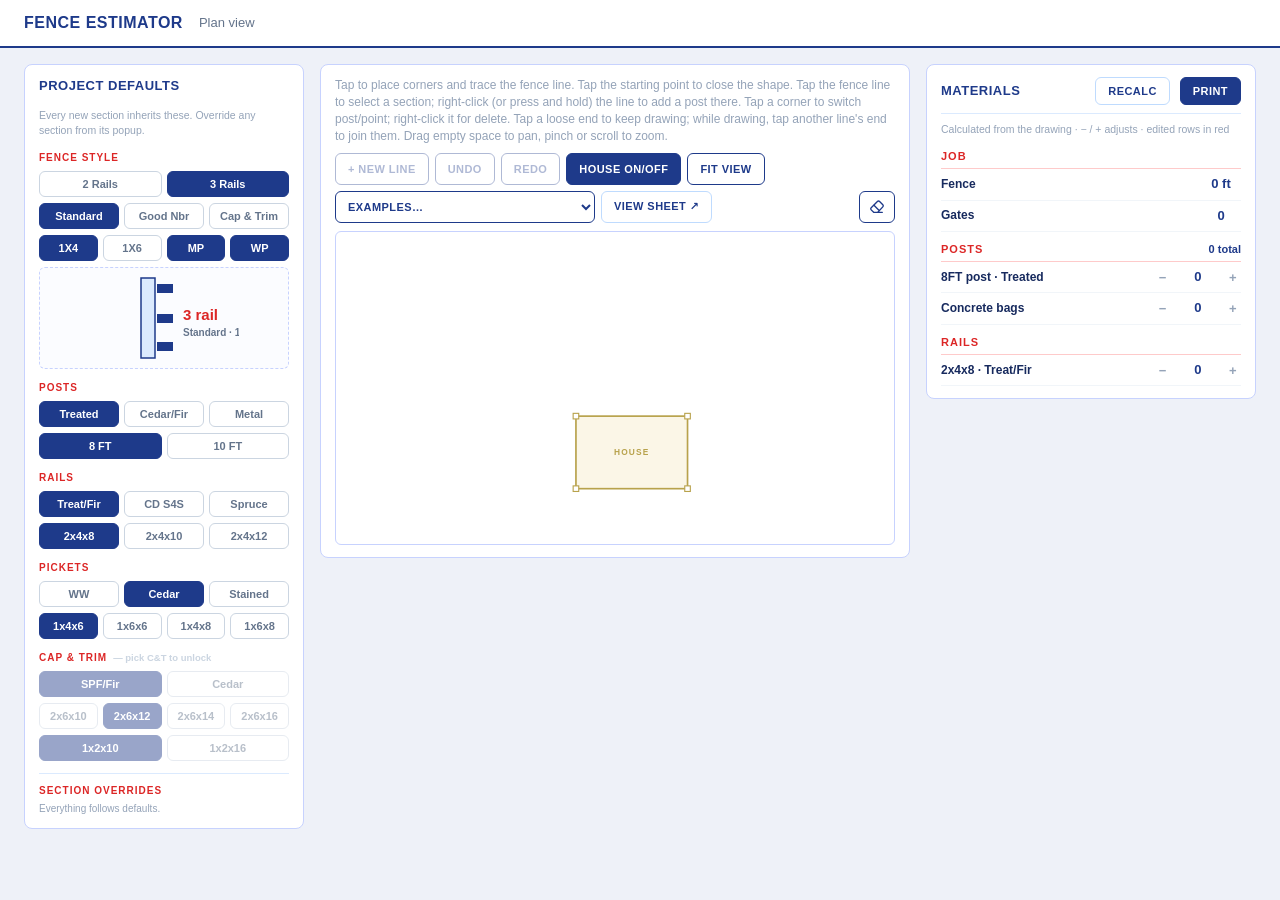
<file: index.html>
<!doctype html>
<html lang="en">
<head>
<meta charset="utf-8">
<meta http-equiv="refresh" content="0; url=app/">
<title>Fence Estimator</title>
</head>
<body>
<a href="app/">Open Fence Estimator</a>
</body>
</html>
</file>
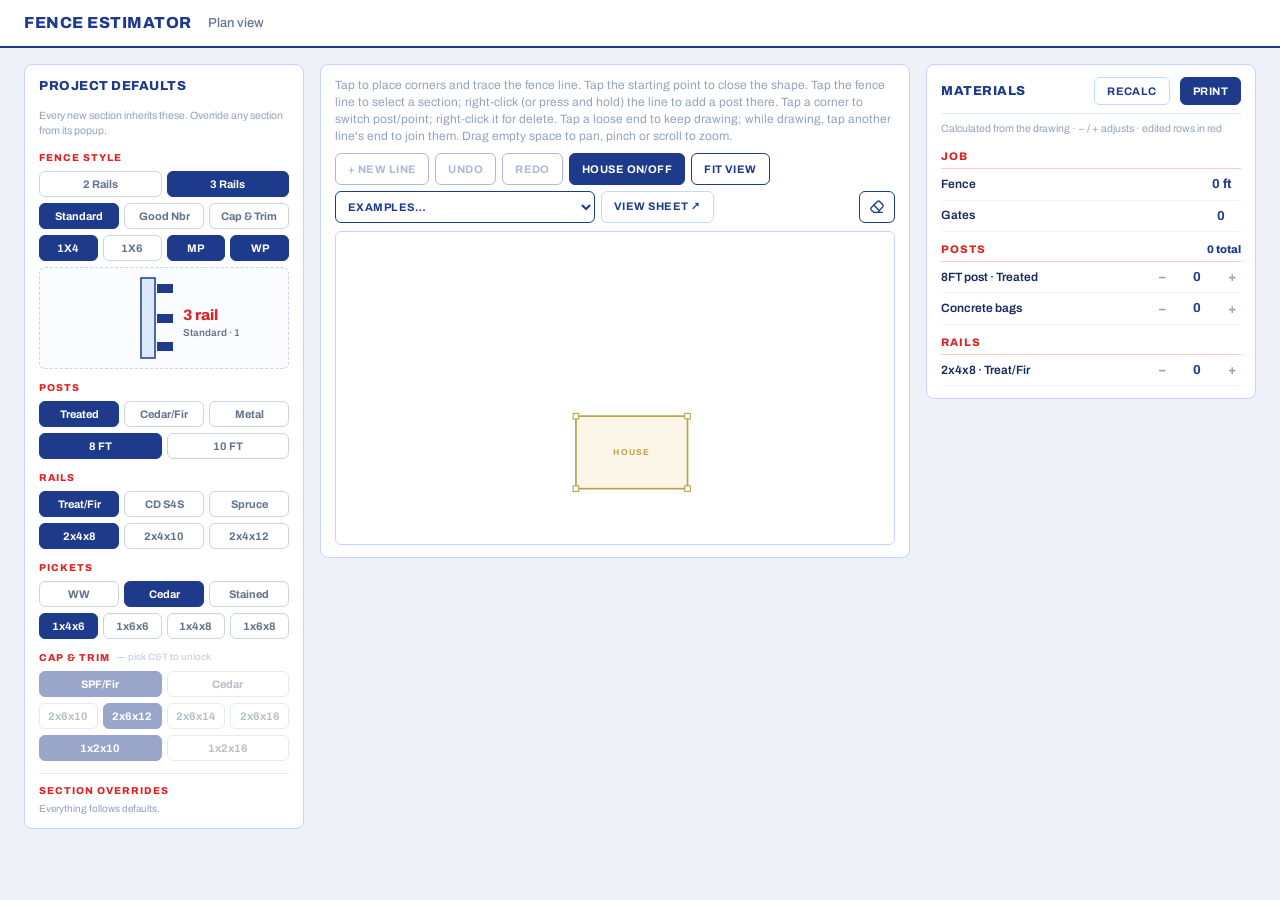
<file: app/index.html>
﻿<!doctype html>
<html lang="en">
<head>
<meta charset="utf-8">
<meta name="viewport" content="width=device-width, initial-scale=1, maximum-scale=1, user-scalable=no">
<title>Fence Estimator</title>
<link rel="preconnect" href="https://fonts.googleapis.com">
<link href="https://fonts.googleapis.com/css2?family=Archivo:wght@400;500;600;700;800&display=swap" rel="stylesheet">
<link rel="stylesheet" href="styles.css?v=6">
</head>
<body>

<header id="topbar">
  <div class="brand">FENCE ESTIMATOR</div>
  <div class="brand-sub">Plan view</div>
</header>

<div class="layout">

  <aside class="card" id="defaults-panel"></aside>

  <div class="main-col">
    <div class="card">
      <p class="hint">
        Tap to place corners and trace the fence line. Tap the starting point to close the shape.
        Tap the fence line to select a section; right-click (or press and hold) the line to add a post there.
        Tap a corner to switch post/point; right-click it for delete. Tap a loose end to keep drawing;
        while drawing, tap another line's end to join them. Drag empty space to pan, pinch or scroll to zoom.
      </p>
      <div class="toolbar">
        <button id="btn-new">+ New line</button>
        <button id="btn-undo" title="Undo (Ctrl+Z)">Undo</button>
        <button id="btn-redo" title="Redo (Ctrl+Y)">Redo</button>
        <button id="btn-house">House on/off</button>
        <button id="btn-fit">Fit view</button>
        <select id="sel-example" title="Load a real work-order sheet as an example"></select>
        <a id="lnk-sheet" class="sheet-link" target="_blank" rel="noopener" hidden>View sheet ↗</a>
        <button id="btn-clear" class="right icon" title="Clear all" aria-label="Clear all">
          <svg viewBox="0 0 24 24" width="16" height="16" fill="none" stroke="currentColor" stroke-width="2" stroke-linecap="round" stroke-linejoin="round" aria-hidden="true">
            <path d="M20 20H7L3.3 16.3a2.3 2.3 0 0 1 0-3.3l9.3-9.3a2.3 2.3 0 0 1 3.3 0l4.8 4.8a2.3 2.3 0 0 1 0 3.3L13.5 19.5"/>
            <line x1="7.5" y1="9.5" x2="14.5" y2="16.5"/>
          </svg>
        </button>
      </div>
      <div class="lienzo-wrap">
        <svg id="sketch" viewBox="0 0 1000 560" preserveAspectRatio="xMidYMid meet" aria-label="Fence sketch">
          <g id="scene"></g>
        </svg>
        <div id="popup" hidden></div>
      </div>
    </div>

    <div class="card" id="sections-card">
      <table class="tramos" id="tbl-sections" style="display:none">
        <thead>
          <tr><th>Section</th><th>Type</th><th>Feet</th><th>Style</th></tr>
        </thead>
        <tbody id="tbody-sections"></tbody>
      </table>
    </div>
  </div>

  <aside class="card" id="materials-card">
    <div class="mat-head">
      <div class="card-title">MATERIALS</div>
      <div class="spacer"></div>
      <button id="btn-recalc" class="ghost">Recalc</button>
      <button id="btn-print" class="solid">Print</button>
    </div>
    <div class="mat-note">Calculated from the drawing · − / + adjusts · edited rows in red</div>
    <div id="materials-grid"></div>
  </aside>

</div>

<script type="module" src="sketch.js?v=6"></script>
</body>
</html>
</file>
<file: app/styles.css>
/* Fence Estimator — visual language from the Claude Design mockup:
   Archivo type, deep blue #1e3a8a chrome, marker red #dc2626 drawing */
:root {
  --bg: #eef1f8;
  --paper: #FFFFFF;
  --ink: #172a5e;
  --blue: #1e3a8a;
  --red: #dc2626;
  --red-deep: #b91c1c;
  --border: #c7d2fe;
  --border-soft: #dbeafe;
  --rule: #e2e8f0;
  --muted: #64748b;
  --soft: #94a3b8;
  --red-bg: #fef2f2;
  --red-border: #fecaca;
  --green: #16a34a;
  --green-bg: #f0fdf4;
  --green-border: #bbf7d0;
  --house-line: #b3a04a;
  --house-fill: #faf5e4;
}

* { box-sizing: border-box; }
body {
  margin: 0;
  background: var(--bg);
  color: var(--ink);
  font-family: "Archivo", "Segoe UI", Arial, system-ui, sans-serif;
  font-size: 14px;
  line-height: 1.4;
}
.spacer { flex: 1; }
.hand { color: var(--red); font-weight: 700; }

/* ---- Top bar ---- */
#topbar {
  display: flex;
  align-items: center;
  gap: 16px;
  padding: 12px 24px;
  background: var(--paper);
  border-bottom: 2px solid var(--blue);
  flex-wrap: wrap;
}
#topbar .brand { font-size: 16px; font-weight: 800; letter-spacing: 0.5px; color: var(--blue); }
#topbar .brand-sub { font-size: 13px; color: var(--muted); font-weight: 500; }
#topbar .stats { display: flex; gap: 22px; font-size: 12px; font-weight: 700; color: var(--blue); flex-wrap: wrap; }
#topbar .stats span { color: var(--red); }

/* ---- Layout ---- */
.layout {
  display: flex;
  align-items: flex-start;
  gap: 16px;
  padding: 16px 24px;
  max-width: 1620px;
  margin: 0 auto;
}
.main-col { flex: 1; display: flex; flex-direction: column; gap: 16px; min-width: 0; }
#defaults-panel { width: 280px; flex-shrink: 0; display: flex; flex-direction: column; gap: 12px; }
#materials-card { width: 330px; flex-shrink: 0; }
@media (max-width: 1150px) {
  .layout { flex-direction: column; padding: 10px; }
  #defaults-panel, #materials-card { width: 100%; }
  .main-col { order: 1; width: 100%; }
  #materials-card { order: 2; }
  #defaults-panel { order: 3; }
}

.card {
  background: var(--paper);
  border: 1.5px solid var(--border);
  border-radius: 8px;
  padding: 12px 14px;
}
.card-title { font-size: 13px; font-weight: 800; color: var(--blue); letter-spacing: 0.5px; }

.hint { color: var(--soft); font-size: 12px; margin: 0 0 8px; }

/* ---- Buttons ---- */
button {
  font-family: inherit;
  font-size: 11px;
  font-weight: 700;
  letter-spacing: 0.04em;
  text-transform: uppercase;
  padding: 7px 12px;
  border-radius: 6px;
  border: 1.5px solid var(--blue);
  background: var(--paper);
  color: var(--blue);
  cursor: pointer;
  touch-action: manipulation;
}
button:hover { background: var(--blue); color: #fff; }
button:focus-visible { outline: 2px solid var(--red); outline-offset: 2px; }
button:disabled { opacity: 0.35; cursor: default; }
button:disabled:hover { background: var(--paper); color: var(--blue); }
button.peligro { border-color: var(--red); color: var(--red); }
button.peligro:hover { background: var(--red); color: #fff; }
button.on { background: var(--blue); color: #fff; }
button.ghost { border-color: #bfdbfe; }
button.solid { background: var(--blue); color: #fff; }
button.solid:hover { filter: brightness(1.15); }

.toolbar { display: flex; flex-wrap: wrap; align-items: center; gap: 6px; margin-bottom: 8px; }
.toolbar .right { margin-left: auto; }
/* every control in the bar shares the exact same height and vertical padding */
.toolbar button,
.toolbar select,
.toolbar .sheet-link {
  height: 32px;
  padding: 0 12px;
  display: inline-flex;
  align-items: center;
  box-sizing: border-box;
}
.toolbar button.icon { padding: 0 9px; }
.toolbar button.icon svg { display: block; }
.toolbar button.icon.peligro { background: var(--red); border-color: var(--red); color: #fff; }
.sheet-link {
  display: inline-flex;
  align-items: center;
  font-size: 11px;
  font-weight: 700;
  letter-spacing: 0.04em;
  text-transform: uppercase;
  padding: 6px 10px;
  border-radius: 6px;
  border: 1.5px solid #bfdbfe;
  color: var(--blue);
  text-decoration: none;
}
.sheet-link:hover { background: var(--blue); color: #fff; }
.toolbar select {
  font-family: inherit;
  font-size: 11px;
  font-weight: 700;
  letter-spacing: 0.04em;
  text-transform: uppercase;
  padding: 6px 8px;
  border-radius: 6px;
  border: 1.5px solid var(--blue);
  background: var(--paper);
  color: var(--blue);
  cursor: pointer;
  max-width: 260px;
}

/* ---- Canvas ---- */
.lienzo-wrap { border: 1.5px solid var(--border); border-radius: 6px; background: var(--paper); position: relative; overflow: hidden; }
#sketch {
  display: block;
  width: 100%;
  aspect-ratio: 1000 / 560;
  touch-action: none;
  cursor: crosshair;
  user-select: none;
  -webkit-user-select: none;
}

/* ---- Floating popup over the canvas ---- */
#popup {
  position: absolute;
  z-index: 5;
  display: flex;
  flex-direction: column;
  align-items: stretch;
  gap: 9px;
  width: 292px;
  background: var(--paper);
  border: 2px solid var(--red-deep);
  border-radius: 8px;
  box-shadow: 0 10px 28px rgba(30, 58, 138, 0.22);
  padding: 12px;
  max-width: calc(100% - 12px);
}
#popup[hidden] { display: none; }
#popup.pt-popup { width: auto; min-width: 170px; }
.popup-row { display: flex; align-items: center; gap: 8px; }
.popup-row .titulo { font-size: 13px; font-weight: 800; color: var(--blue); letter-spacing: 0.5px; white-space: nowrap; }
.popup-row .right { margin-left: auto; }

.badge {
  font-size: 10px;
  font-weight: 700;
  border-radius: 4px;
  padding: 2px 6px;
  margin-left: auto;
}
.badge.override { color: var(--red-deep); background: var(--red-bg); border: 1px solid var(--red-border); }

/* full-width segmented control (FENCE / EXISTING / GATE) */
.seg-full { display: flex; border: 1.5px solid var(--blue); border-radius: 6px; overflow: hidden; }
.seg-full button { flex: 1; border: none; border-radius: 0; padding: 6px 0; font-size: 11px; }
.seg-full button + button { border-left: 1.5px solid var(--blue); }

/* labeled option row: "Rails  [2][3]" */
.opt-row { display: flex; align-items: center; gap: 8px; }
.opt-row .lbl { font-size: 11px; font-weight: 600; color: var(--muted); width: 46px; flex-shrink: 0; }
.opt-row .chips { display: flex; gap: 6px; flex-wrap: wrap; }
.chip {
  font-size: 11px;
  font-weight: 700;
  padding: 5px 12px;
  border: 1.5px solid #cbd5e1;
  border-radius: 6px;
  color: var(--muted);
  background: var(--paper);
  cursor: pointer;
  text-transform: none;
  letter-spacing: 0;
  display: inline-flex;
  align-items: center;
  justify-content: center;
  gap: 5px;
}
.style-preview {
  border: 1.5px dashed var(--border);
  border-radius: 6px;
  padding: 4px 8px;
  display: flex;
  justify-content: center;
  background: #fbfcff;
}
.style-preview-svg { width: 150px; height: 92px; display: block; }
.chip:hover { border-color: var(--blue); color: var(--blue); background: var(--paper); }
.chip.on { border-color: var(--red-deep); background: var(--red-deep); color: #fff; }
.chip.on:hover { border-color: var(--red-deep); background: var(--red-deep); color: #fff; }
.chip.on-blue { border-color: var(--blue); background: var(--blue); color: #fff; }
.chip.on-blue:hover { border-color: var(--blue); background: var(--blue); color: #fff; }

.differs-note {
  font-size: 10.5px;
  color: var(--red-deep);
  font-weight: 600;
  background: var(--red-bg);
  border-radius: 5px;
  padding: 5px 8px;
}
.auto-note { font-size: 10px; color: var(--soft); line-height: 1.5; }

.action-grid { display: grid; grid-template-columns: 1fr 1fr; gap: 6px; }
.action-grid button { padding: 7px 0; }

.campo-len { display: flex; align-items: center; gap: 6px; }
.campo-len label { font-size: 11px; font-weight: 600; color: var(--muted); width: 46px; flex-shrink: 0; }
.campo-len input {
  flex: 1;
  min-width: 0;
  padding: 6px 8px;
  border: 1.5px solid var(--rule);
  border-radius: 6px;
  background: #f8fafc;
  font-size: 15px;
  font-weight: 700;
  color: var(--red);
  outline: none;
  font-family: inherit;
}
.campo-len input:focus { border-color: var(--red); }

/* ---- Materials panel ---- */
.mat-head { display: flex; align-items: center; gap: 10px; flex-wrap: wrap; padding-bottom: 8px; border-bottom: 1.5px solid var(--border-soft); }
.mat-note { font-size: 10.5px; color: var(--soft); padding-top: 8px; }
#materials-grid { display: flex; flex-direction: column; padding-top: 2px; }
@media (max-width: 1150px) {
  /* stacked layout: let the materials list use the width again */
  #materials-grid { display: grid; grid-template-columns: repeat(auto-fit, minmax(230px, 1fr)); gap: 0 28px; }
}
.mat-group-title {
  font-size: 11px;
  font-weight: 800;
  color: var(--red);
  letter-spacing: 1px;
  padding: 10px 0 4px;
  border-bottom: 1.5px solid var(--red-border);
  display: flex;
  align-items: baseline;
  justify-content: space-between;
}
.mat-group-title .cnt { color: var(--blue); font-size: 11px; letter-spacing: 0; }
.mat-row .qty.wide { width: auto; min-width: 40px; padding: 0 4px; white-space: nowrap; }
.mat-row { display: flex; align-items: center; gap: 7px; padding: 6px 0; border-bottom: 1px solid #f1f5f9; }
.mat-row .name { flex: 1; font-size: 12px; font-weight: 600; min-width: 0; }
.mat-row .name small { font-size: 10px; color: var(--soft); font-weight: 600; }
.mat-row .step {
  border: none;
  background: none;
  color: var(--soft);
  font-size: 13px;
  font-weight: 800;
  padding: 0 4px;
  cursor: pointer;
  text-transform: none;
}
.mat-row .step:hover { color: var(--blue); background: none; }
.mat-row .qty { width: 40px; text-align: center; font-size: 13px; font-weight: 700; color: var(--blue); border-radius: 4px; }
.mat-row.ov .qty { color: var(--red-deep); background: var(--red-bg); }
.mat-row .reset {
  border: none;
  background: none;
  font-size: 11px;
  color: var(--red-deep);
  font-weight: 700;
  cursor: pointer;
  padding: 0 2px;
  text-transform: none;
  letter-spacing: 0;
}
.mat-row .reset:hover { background: none; text-decoration: underline; }

/* ---- Defaults panel (sidebar) ---- */
#defaults-panel .head { display: flex; align-items: center; gap: 8px; }
.badge.good { color: var(--green); background: var(--green-bg); border: 1px solid var(--green-border); }
#defaults-panel .panel-note { font-size: 10.5px; color: var(--soft); line-height: 1.5; }
.def-block { display: flex; flex-direction: column; gap: 6px; }
.def-title { font-size: 10px; font-weight: 800; color: var(--red); letter-spacing: 1px; display: flex; align-items: center; gap: 6px; }
.def-title .sub { font-size: 9.5px; color: #cbd5e1; font-weight: 600; letter-spacing: 0; text-transform: none; }
.def-row { display: flex; gap: 5px; }
.def-row .chip { flex: 1; text-align: center; padding: 6px 0; }
.def-row.dim { opacity: 0.45; pointer-events: none; }
.def-row .chip.on { border-color: var(--blue); background: var(--blue); color: #fff; }

.ov-list { border-top: 1.5px solid var(--border-soft); padding-top: 10px; display: flex; flex-direction: column; gap: 4px; }
.ov-item { display: flex; align-items: center; gap: 6px; font-size: 11.5px; font-weight: 600; color: var(--red-deep); }
.ov-item .dot { width: 8px; height: 8px; background: var(--red-deep); border-radius: 2px; flex-shrink: 0; }
.ov-item .name { cursor: pointer; }
.ov-item .name:hover { text-decoration: underline; }
.ov-item .reset {
  margin-left: auto;
  font-size: 10px;
  color: var(--muted);
  font-weight: 700;
  border: 1px solid #cbd5e1;
  border-radius: 4px;
  padding: 1px 6px;
  background: none;
  cursor: pointer;
  text-transform: uppercase;
}
.ov-item .reset:hover { border-color: var(--blue); color: var(--blue); background: none; }
.ov-none { font-size: 10px; color: var(--soft); }

/* ---- Sections table ---- */
table.tramos { width: 100%; border-collapse: collapse; }
table.tramos th {
  text-align: left;
  font-size: 12px;
  font-weight: 700;
  color: var(--blue);
  padding: 4px 8px;
  border-bottom: 2px solid var(--border-soft);
}
table.tramos td { padding: 4px 8px; border-bottom: 1px solid #f1f5f9; font-size: 12.5px; }
table.tramos tr.sel td { background: var(--red-bg); }
.tramo-nombre { font-weight: 600; white-space: nowrap; cursor: pointer; }
.falta { color: var(--red); font-weight: 700; font-size: 11px; }
table.tramos select {
  font-family: inherit;
  font-size: 12px;
  font-weight: 600;
  color: var(--blue);
  padding: 4px 6px;
  border: 1.5px solid var(--rule);
  border-radius: 6px;
  background: var(--paper);
  max-width: 160px;
}
table.tramos input.ft {
  width: 92px;
  padding: 4px 8px;
  border: 1.5px solid var(--rule);
  border-radius: 6px;
  background: #f8fafc;
  font-size: 15px;
  font-weight: 700;
  color: var(--red);
  outline: none;
  font-family: inherit;
}
table.tramos input.ft:focus { border-color: var(--red); }
table.tramos input.ft::placeholder { color: var(--soft); font-weight: 400; font-size: 12px; }

@media print {
  body { background: #fff; }
  #topbar { border-bottom-color: #000; }
  .toolbar, .hint, #popup, #defaults-panel, #sections-card,
  .mat-head button, .mat-note, .mat-row .step, .mat-row .reset { display: none !important; }
  .layout { padding: 0; }
  .card { border-color: #999; break-inside: avoid; }
}
@media (prefers-reduced-motion: reduce) { * { transition: none !important; } }
</file>
